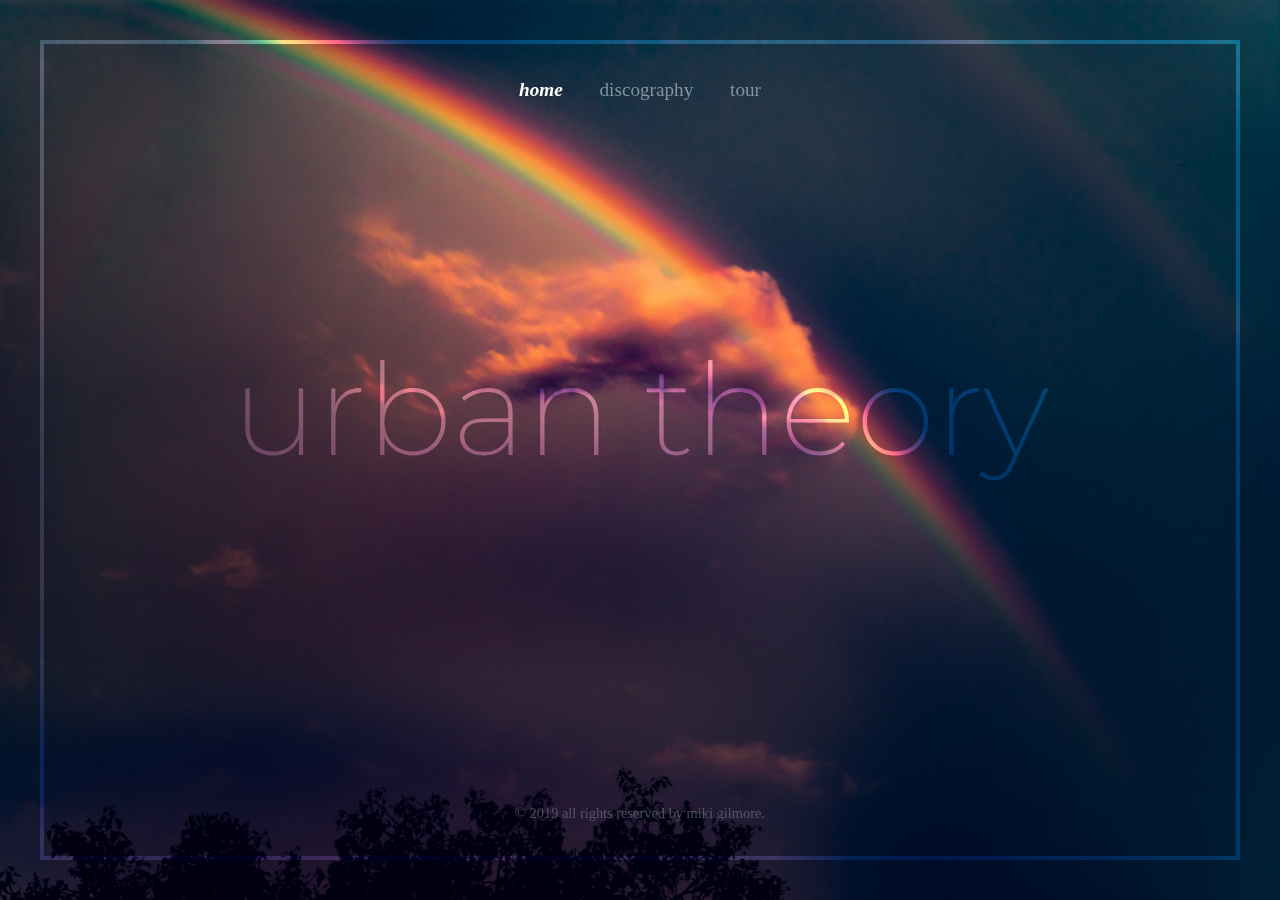
<file: index.html>
<!DOCTYPE html>
<html lang="en">

<head>
    <meta charset="UTF-8">
    <meta name="viewport" content="width=device-width">
    <title>urban theory</title>
    <link rel="stylesheet" href="css/reset.css">
    <link rel="stylesheet" href="css/floatgrid.css">
    <link rel="stylesheet" href="css/style.css">
    <link rel="stylesheet" href="css/homepage.css">
    <link rel="stylesheet" href="https://use.fontawesome.com/releases/v5.3.1/css/all.css" integrity="sha384-mzrmE5qonljUremFsqc01SB46JvROS7bZs3IO2EmfFsd15uHvIt+Y8vEf7N7fWAU" crossorigin="anonymous">
    <link rel="icon" type="image/png" href="img/favicon.png">
    <script src="https://code.jquery.com/jquery-3.3.1.js" integrity="sha256-2Kok7MbOyxpgUVvAk/HJ2jigOSYS2auK4Pfzbm7uH60=" crossorigin="anonymous"></script>
    <script src="js/mobilemenu.js"></script>
</head>

<body>  
    <header class="homepage">
        <nav class="row desktop">
            <!-- Empty column -->
            <div class="col-4">&nbsp;</div>

            <div class="desktoplinks">
                <ul class="menu col-4">
                    <li><a>Home</a></li>
                    <li><a href="discography.html">Discography</a></li>
                    <li><a href="tour.html">Tour</a></li>
                </ul>

                <ul class="socialmedia col-4">
                    <li><a href="#"><i class="fab fa-instagram"></i></a></li>
                    <li><a href="#"><i class="fab fa-twitter"></i></a></li>
                    <li><a href="#"><i class="fab fa-facebook-f"></i></a></li>
                    <li><a href="#"><i class="fab fa-apple"></i></a></li>
                    <li><a href="#"><i class="fab fa-spotify"></i></a></li>
                </ul>
            </div>
        </nav>

        <nav class="mobile clearfix">
            <i class="hamburgericon fas fa-bars fixfloathover"></i>
        </nav>
    </header>

    <div class="mobilemenu">
        <a href="index.html" class="logo">Urban Theory</a>

        <i class="closebutton fas fa-times fixfloathover"></i>

        <section>
            <ul>
                <li><a>Home</a></li>
                <li><a href="discography.html">Discography</a></li>
                <li><a href="tour.html">Tour</a></li>
            </ul>

            <ul class="socialmedia">
                <li><a href="#"><i class="fab fa-instagram"></i></a></li>
                <li><a href="#"><i class="fab fa-twitter"></i></a></li>
                <li><a href="#"><i class="fab fa-facebook-f"></i></a></li>
                <li><a href="#"><i class="fab fa-apple"></i></a></li>
                <li><a href="#"><i class="fab fa-spotify"></i></a></li>
            </ul>
        </section>
    </div>

    <h1>urban theory</h1>

    <footer class="homepage">&copy; 2019 All rights reserved by Miki Gilmore.</footer>

    <div class="border">
        <div id="left"></div>
        <div id="right"></div>
        <div id="top"></div>
        <div id="bottom"></div>
    </div>
    
    <div class="overlay">
        <img src="img/rainbow.jpg" alt="Rainbow">
    </div>
</body>

</html>
</file>
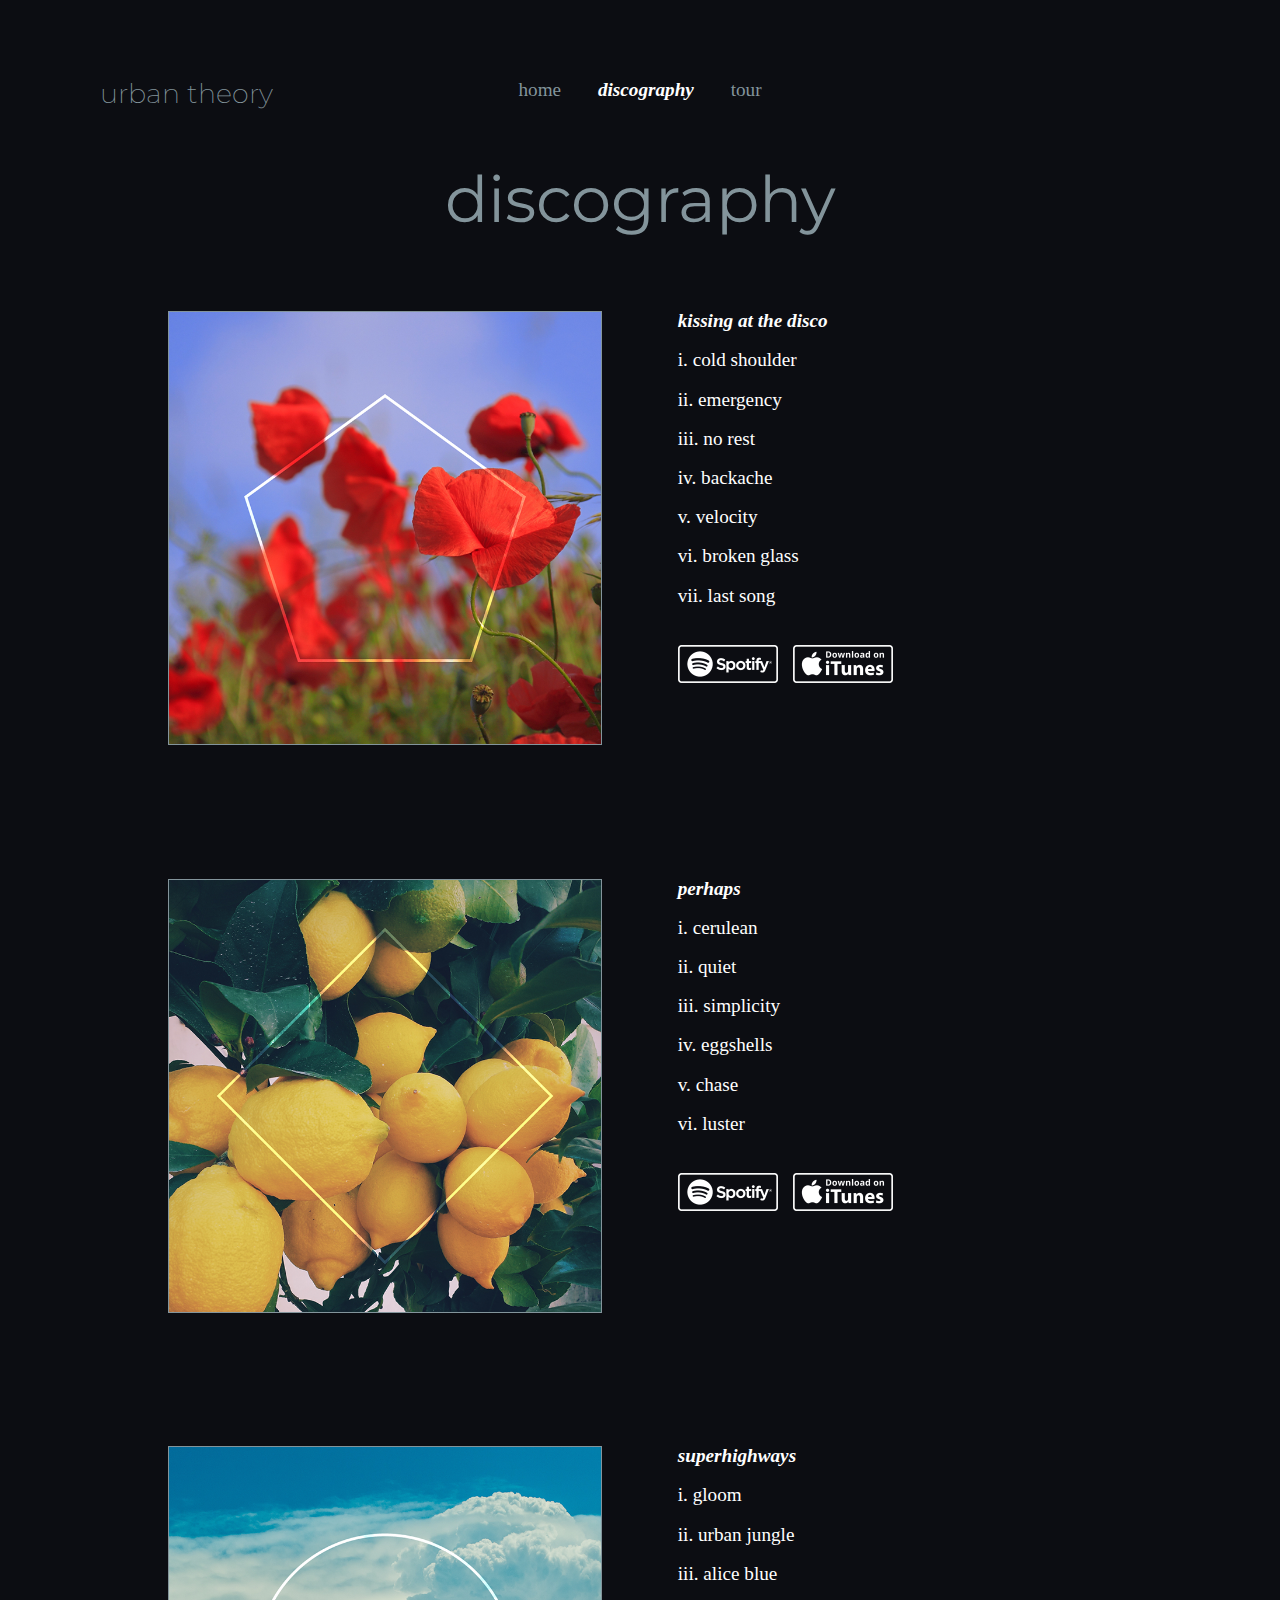
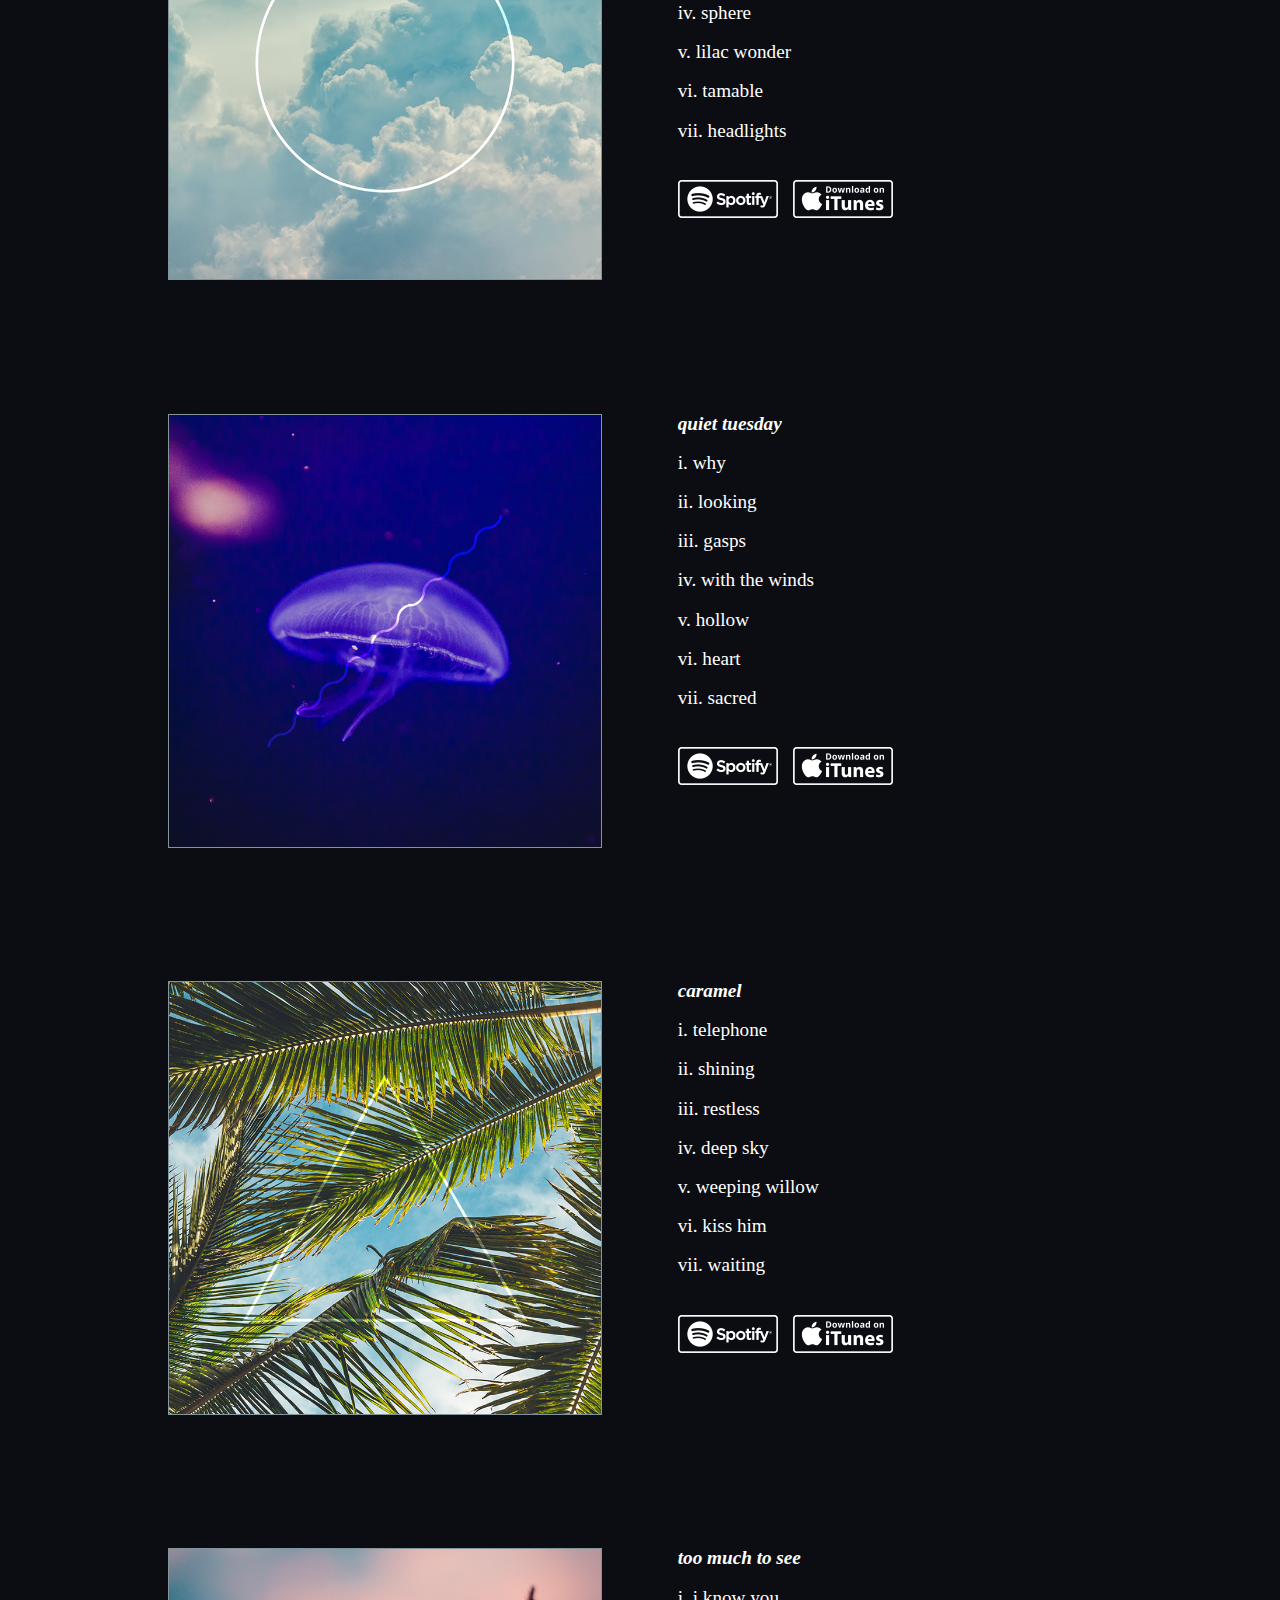
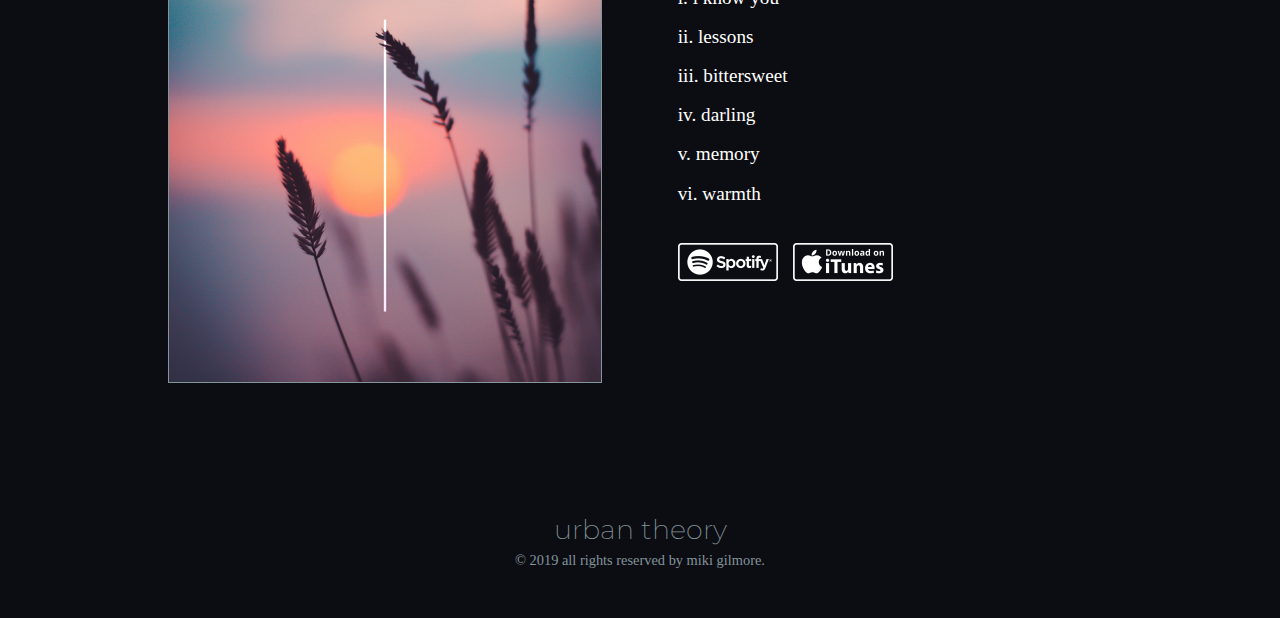
<file: discography.html>
<!DOCTYPE html>
<html lang="en">

<head>
    <meta charset="UTF-8">
    <meta name="viewport" content="width=device-width">
    <title>urban theory | discography</title>
    <link rel="stylesheet" href="css/reset.css">
    <link rel="stylesheet" href="css/floatgrid.css">
    <link rel="stylesheet" href="css/style.css">
    <link rel="stylesheet" href="https://use.fontawesome.com/releases/v5.3.1/css/all.css" integrity="sha384-mzrmE5qonljUremFsqc01SB46JvROS7bZs3IO2EmfFsd15uHvIt+Y8vEf7N7fWAU" crossorigin="anonymous">
    <link rel="icon" type="image/png" href="img/favicon.png">
    <script src="https://code.jquery.com/jquery-3.3.1.js" integrity="sha256-2Kok7MbOyxpgUVvAk/HJ2jigOSYS2auK4Pfzbm7uH60=" crossorigin="anonymous"></script>
    <script src="js/mobilemenu.js"></script>
</head>

<body>
    <header>
        <nav class="row desktop">
            <a href="index.html" class="col-4 logo">Urban Theory</a>

            <ul class="menu col-4">
                <li><a href="index.html">Home</a></li>
                <li><a>Discography</a></li>
                <li><a href="tour.html">Tour</a></li>
            </ul>

            <ul class="socialmedia col-4">
                <li><a href="#"><i class="fab fa-instagram"></i></a></li>
                <li><a href="#"><i class="fab fa-twitter"></i></a></li>
                <li><a href="#"><i class="fab fa-facebook-f"></i></a></li>
                <li><a href="#"><i class="fab fa-apple"></i></a></li>
                <li><a href="#"><i class="fab fa-spotify"></i></a></li>
            </ul>
        </nav>

        <nav class="mobile clearfix">
            <a href="index.html" class="logo">Urban Theory</a>
            <i class="hamburgericon fas fa-bars fixfloathover"></i>
        </nav>
    </header>
    
    <div class="mobilemenu">
        <a href="index.html" class="logo">Urban Theory</a>
        
        <i class="closebutton fas fa-times fixfloathover"></i>

        <section>
            <ul>
                <li><a href="index.html">Home</a></li>
                <li><a>Discography</a></li>
                <li><a href="tour.html">Tour</a></li>
            </ul>

            <ul class="socialmedia">
                <li><a href="#"><i class="fab fa-instagram"></i></a></li>
                <li><a href="#"><i class="fab fa-twitter"></i></a></li>
                <li><a href="#"><i class="fab fa-facebook-f"></i></a></li>
                <li><a href="#"><i class="fab fa-apple"></i></a></li>
                <li><a href="#"><i class="fab fa-spotify"></i></a></li>
            </ul>
        </section>
    </div>

    <main class="discography">
        <h2>discography</h2>

        <div class="row album">
            <div class="col-6">
                <img src="img/kissing_at_the_disco.png" class="albumcover" alt="Kissing at the Disco">
            </div>

            <div class="col-6">
                <h3>Kissing at the Disco</h3>

                <ol>
                    <li>Cold Shoulder</li>
                    <li>Emergency</li>
                    <li>No Rest</li>
                    <li>Backache</li>
                    <li>Velocity</li>
                    <li>Broken Glass</li>
                    <li>Last Song</li>
                </ol>

                <a href="#"><img src="img/spotify_button.png" class="downloadbutton" alt="Download on Spotify"></a>

                <a href="#"><img src="img/itunes_button.png" class="downloadbutton" alt="Download on iTunes"></a>
            </div>
        </div>

        <div class="row album">
            <div class="col-6">
                <img src="img/perhaps.png" class="albumcover" alt="Perhaps">
            </div>

            <div class="col-6">
                <h3>Perhaps</h3>

                <ol>
                    <li>Cerulean</li>
                    <li>Quiet</li>
                    <li>Simplicity</li>
                    <li>Eggshells</li>
                    <li>Chase</li>
                    <li>Luster</li>
                </ol>

                <a href="#"><img src="img/spotify_button.png" class="downloadbutton" alt="Download on Spotify"></a>

                <a href="#"><img src="img/itunes_button.png" class="downloadbutton" alt="Download on iTunes"></a>
            </div>
        </div>

        <div class="row album">
            <div class="col-6">
                <img src="img/superhighways.png" class="albumcover" alt="Superhighways">
            </div>

            <div class="col-6">
                <h3>Superhighways</h3>

                <ol>
                    <li>Gloom</li>
                    <li>Urban Jungle</li>
                    <li>Alice Blue</li>
                    <li>Sphere</li>
                    <li>Lilac Wonder</li>
                    <li>Tamable</li>
                    <li>Headlights</li>
                </ol>

                <a href="#"><img src="img/spotify_button.png" class="downloadbutton" alt="Download on Spotify"></a>

                <a href="#"><img src="img/itunes_button.png" class="downloadbutton" alt="Download on iTunes"></a>
            </div>
        </div>

        <div class="row album">
            <div class="col-6">
                <img src="img/quiet_tuesday.png" class="albumcover" alt="Quiet Tuesday">
            </div>

            <div class="col-6">
                <h3>Quiet Tuesday</h3>

                <ol>
                    <li>Why</li>
                    <li>Looking</li>
                    <li>Gasps</li>
                    <li>With the Winds</li>
                    <li>Hollow</li>
                    <li>Heart</li>
                    <li>Sacred</li>
                </ol>

                <a href="#"><img src="img/spotify_button.png" class="downloadbutton" alt="Download on Spotify"></a>

                <a href="#"><img src="img/itunes_button.png" class="downloadbutton" alt="Download on iTunes"></a>
            </div>
        </div>

        <div class="row album">
            <div class="col-6">
                <img src="img/caramel.png" class="albumcover" alt="Caramel">
            </div>

            <div class="col-6">
                <h3>Caramel</h3>

                <ol>
                    <li>Telephone</li>
                    <li>Shining</li>
                    <li>Restless</li>
                    <li>Deep Sky</li>
                    <li>Weeping Willow</li>
                    <li>Kiss Him</li>
                    <li>Waiting</li>
                </ol>

                <a href="#"><img src="img/spotify_button.png" class="downloadbutton" alt="Download on Spotify"></a>

                <a href="#"><img src="img/itunes_button.png" class="downloadbutton" alt="Download on iTunes"></a>
            </div>
        </div>

        <div class="row album">
            <div class="col-6">
                <img src="img/too_much_to_see.png" class="albumcover" alt="Too Much to See">
            </div>

            <div class="col-6">
                <h3>Too Much to See</h3>

                <ol>
                    <li>I Know You</li>
                    <li>Lessons</li>
                    <li>Bittersweet</li>
                    <li>Darling</li>
                    <li>Memory</li>
                    <li>Warmth</li>
                </ol>

                <a href="#"><img src="img/spotify_button.png" class="downloadbutton" alt="Download on Spotify"></a>

                <a href="#"><img src="img/itunes_button.png" class="downloadbutton" alt="Download on iTunes"></a>
            </div>
        </div>
    </main>

    <footer>
        <a href="index.html" class="logo">Urban Theory</a>
        <p>&copy; 2019 All rights reserved by Miki Gilmore.</p>
    </footer>
</body>

</html>
</file>
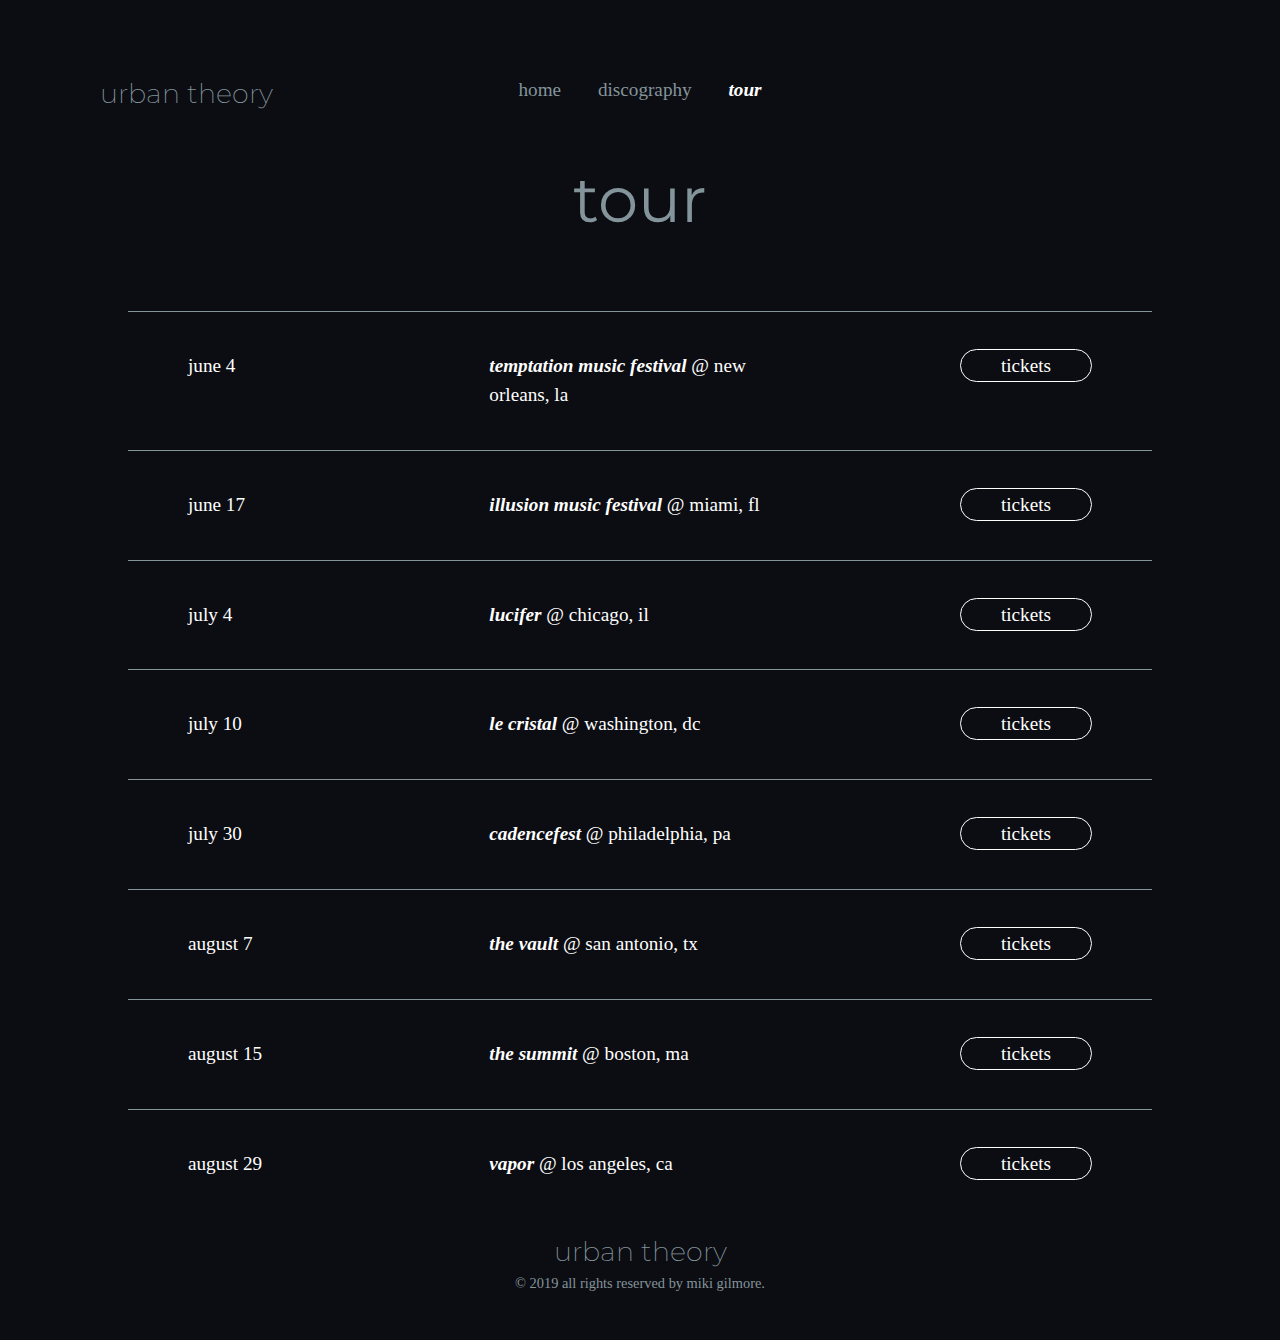
<file: tour.html>
<!DOCTYPE html>
<html lang="en">

<head>
    <meta charset="UTF-8">
    <meta name="viewport" content="width=device-width">
    <title>urban theory | tour</title>
    <link rel="stylesheet" href="css/reset.css">
    <link rel="stylesheet" href="css/floatgrid.css">
    <link rel="stylesheet" href="css/style.css">
    <link rel="stylesheet" href="https://use.fontawesome.com/releases/v5.3.1/css/all.css" integrity="sha384-mzrmE5qonljUremFsqc01SB46JvROS7bZs3IO2EmfFsd15uHvIt+Y8vEf7N7fWAU" crossorigin="anonymous">
    <link rel="icon" type="image/png" href="img/favicon.png">
    <script src="https://code.jquery.com/jquery-3.3.1.js" integrity="sha256-2Kok7MbOyxpgUVvAk/HJ2jigOSYS2auK4Pfzbm7uH60=" crossorigin="anonymous"></script>
    <script src="js/mobilemenu.js"></script>
</head>

<body>
    <header>
        <nav class="row desktop">
            <a href="index.html" class="col-4 logo">Urban Theory</a>

            <ul class="menu col-4">
                <li><a href="index.html">Home</a></li>
                <li><a href="discography.html">Discography</a></li>
                <li><a>Tour</a></li>
            </ul>

            <ul class="socialmedia col-4">
                <li><a href="#"><i class="fab fa-instagram"></i></a></li>
                <li><a href="#"><i class="fab fa-twitter"></i></a></li>
                <li><a href="#"><i class="fab fa-facebook-f"></i></a></li>
                <li><a href="#"><i class="fab fa-apple"></i></a></li>
                <li><a href="#"><i class="fab fa-spotify"></i></a></li>
            </ul>
        </nav>

        <nav class="mobile clearfix">
            <a href="index.html" class="logo">Urban Theory</a>
            <i class="hamburgericon fas fa-bars fixfloathover"></i>
        </nav>
    </header>

    <div class="mobilemenu">
        <a href="index.html" class="logo">Urban Theory</a>
        
        <i class="closebutton fas fa-times fixfloathover"></i>

        <section>
            <ul>
                <li><a href="index.html">Home</a></li>
                <li><a href="discography.html">Discography</a></li>
                <li><a>Tour</a></li>
            </ul>

            <ul class="socialmedia">
                <li><a href="#"><i class="fab fa-instagram"></i></a></li>
                <li><a href="#"><i class="fab fa-twitter"></i></a></li>
                <li><a href="#"><i class="fab fa-facebook-f"></i></a></li>
                <li><a href="#"><i class="fab fa-apple"></i></a></li>
                <li><a href="#"><i class="fab fa-spotify"></i></a></li>
            </ul>
        </section>
    </div>

    <main class="tour">
        <h2>tour</h2>

        <div class="row tourevent">
            <div class="col-4">
                <p>June 4</p>
            </div>

            <div class="col-4">
                <p><span class="tourlocation">Temptation Music Festival</span> @ New Orleans, LA</p>
            </div>

            <div class="col-4">
                <a href="#" class="roundbutton">Tickets</a>
            </div>
        </div>

        <div class="row tourevent">
            <div class="col-4">
                <p>June 17</p>
            </div>

            <div class="col-4">
                <p><span class="tourlocation">Illusion Music Festival</span> @ Miami, FL</p>
            </div>

            <div class="col-4">
                <a href="#" class="roundbutton">Tickets</a>
            </div>
        </div>

        <div class="row tourevent">
            <div class="col-4">
                <p>July 4</p>
            </div>

            <div class="col-4">
                <p><span class="tourlocation">Lucifer</span> @ Chicago, IL</p>
            </div>

            <div class="col-4">
                <a href="#" class="roundbutton">Tickets</a>
            </div>
        </div>

        <div class="row tourevent">
            <div class="col-4">
                <p>July 10</p>
            </div>

            <div class="col-4">
                <p><span class="tourlocation">Le Cristal</span> @ Washington, DC</p>
            </div>

            <div class="col-4">
                <a href="#" class="roundbutton">Tickets</a>
            </div>
        </div>

        <div class="row tourevent">
            <div class="col-4">
                <p>July 30</p>
            </div>

            <div class="col-4">
                <p><span class="tourlocation">CadenceFest</span> @ Philadelphia, PA</p>
            </div>

            <div class="col-4">
                <a href="#" class="roundbutton">Tickets</a>
            </div>
        </div>

        <div class="row tourevent">
            <div class="col-4">
                <p>August 7</p>
            </div>

            <div class="col-4">
                <p><span class="tourlocation">The Vault</span> @ San Antonio, TX</p>
            </div>

            <div class="col-4">
                <a href="#" class="roundbutton">Tickets</a>
            </div>
        </div>

        <div class="row tourevent">
            <div class="col-4">
                <p>August 15</p>
            </div>

            <div class="col-4">
                <p><span class="tourlocation">The Summit</span> @ Boston, MA</p>
            </div>

            <div class="col-4">
                <a href="#" class="roundbutton">Tickets</a>
            </div>
        </div>

        <div class="row tourevent">
            <div class="col-4">
                <p>August 29</p>
            </div>

            <div class="col-4">
                <p><span class="tourlocation">Vapor</span> @ Los Angeles, CA</p>
            </div>

            <div class="col-4">
                <a href="#" class="roundbutton">Tickets</a>
            </div>
        </div>
    </main>

    <footer>
        <a href="index.html" class="logo">Urban Theory</a>
        <p>&copy; 2019 All rights reserved by Miki Gilmore.</p>
    </footer>

</body>

</html>
</file>
<file: css/floatgrid.css>
/* Float grid */

.row {
    margin: 0 auto;
}

.col-3,
.col-4,
.col-6,
.col-12 {
    width: 100%;
    float: left;
    transition: all .8s;
}

.row:last-of-type .col-3:nth-last-child(1),
.row:last-of-type .col-4:nth-last-child(1),
.row:last-of-type .col-6:nth-last-child(1),
.row:last-of-type .col-12:nth-last-child(1){
    margin-bottom: 0;
}

/* Clearfix */

.row::before,
.row::after {
    display: table;
    content: '';
}

.row::after {
    clear: both;
}

/* Media Queries */

@media only screen and (min-width: 600px) {
    .col-3 {
        width: 25%;
    }

    .col-4 {
        width: 33.3333333%;
    }

    .col-6 {
        width: 50%;
    }

    .col-12 {
        width: 100%;
    }
}
</file>
<file: css/style.css>
/* Fonts */
@import url('https://fonts.googleapis.com/css?family=Montserrat:200');

/* General */

body {
    background-color: #0c0d12;
    font-family: 'Times New Roman';
    text-transform: lowercase;
    font-size: 1.2rem;
    color: white;
}

header,
h2,
main,
footer {
    transition: all .8s;
}

a,
.hamburgericon,
.closebutton {
    transition: all .15s;
    text-decoration: none;
}

h1,
nav {
    user-select: none;
}

nav a:link,
nav a:visited,
footer a:link,
footer a:visited,
.mobilemenu a:link,
.mobilemenu a:visited,
h2,
footer,
.hamburgericon,
.closebutton {
    color: #83949B;
}

nav a:focus,
nav a:hover,
nav a:active,
.mobilemenu a:focus,
.mobilemenu a:hover,
.mobilemenu a:active,
.hamburgericon:focus,
.hamburgericon:hover,
.hamburgericon:focus,
.closebutton:focus,
.closebutton:hover,
.closebutton:focus {
    opacity: .5;
}

.logo {
    text-transform: lowercase;
    font-family: 'Montserrat', sans-serif;
    font-weight: 200;
    font-size: 1.7rem;
}

.logo:hover {
    opacity: 1;
}

main,
footer {
    padding-left: 10%;
    padding-right: 10%;
}

.tourevent p,
.roundbutton {
    line-height: 1.5;
}

.hamburgericon,
.closebutton {
    cursor: pointer
}

/* Clearfix */

.clearfix::after {
    content: "";
    clear: both;
    display: table;
}

/* Fix for hover not working when floated */

.fixfloathover {
    position: relative;
    z-index: 99;
}

/* Navigation */

header {
    margin-top: 55px;
    margin-left: auto;
    margin-right: auto;
}

nav.desktop {
    display: none;
}

nav.mobile {
    padding-right: 35px;
    padding-left: 35px;
}

.hamburgericon {
    float: right;
    font-size: 1.7rem;
}

nav li,
nav ul {
    display: inline-block;
}

nav li:last-of-type {
    margin-right: 0;
}

.menu {
    text-align: center;
}

.menu li {
    display: inline-block;
    margin-right: 32px;
}

header .socialmedia {
    text-align: right;
}

.socialmedia li {
    display: inline-block;
    margin-right: 15px;
    font-size: 1.5rem;
}

.socialmedia li:last-of-type {
    margin-right: 0;
}

nav a:not([href]) {
    font-weight: bold;
    font-style: italic;
    cursor: default;
}

nav a:not([href]):hover {
    opacity: 1;
}

/* Mobile menu */

.mobilemenu {
    display: none;
    height: 100%;
    width: 100%;
    position: fixed;
    z-index: 100;
    left: 0;
    top: 0;
    padding-top: 50px;
    background-color: #485054;
    text-align: center;
}

.mobilemenu .closebutton {
    position: absolute;
    right: 35px;
    font-size: 1.7rem;
}

.mobilemenu ul:first-of-type {
    margin-top: 4rem;
    margin-bottom: 5rem;
}

.mobilemenu ul:first-of-type li {
    margin-bottom: 3rem;
}

.mobilemenu a:not([href]) {
    font-weight: bold;
    font-style: italic;
    cursor: default;
}

.mobilemenu a:not([href]):hover,
.mobilemenu .logo:hover {
    opacity: 1;
}

/* Main */

main {
    min-width: 320px;
    margin: 40px auto 20px;
}

main.discography {
    max-width: 1200px;
}

main.tour {
    max-width: 1500px;
}

.col-6 {
    margin-bottom: 30px;
}

.album {
    margin-bottom: 50px;
}

h2 {
    font-family: 'Montserrat', sans-serif;
    text-align: center;
    font-size: 10vw;
    margin-bottom: 45px;
}

h3,
.tourlocation {
    font-weight: bold;
    font-style: italic;
}

ol {
    list-style: lower-roman;
    list-style-position: inside;
}

h3,
ol li {
    margin-bottom: 20px;
}

.albumcover {
    width: 100%;
    border: 1px solid #83949B;
}

.downloadbutton {
    width: 100px;
    margin-right: 10px;
}

.tourevent {
    padding: 30px 0;
    border-top: 1px solid #83949B;
}

.tourevent .col-4:last-child {
    margin-top: 30px;
    text-align: center;
}

.roundbutton {
    padding: 5px 40px;
    border: 1px solid;
    border-radius: 30px;
}

a.roundbutton:link,
a.roundbutton:visited {
    color: white;
}

a.roundbutton:focus,
a.roundbutton:hover,
a.roundbutton:active {
    opacity: .5;
}

/* Footer */

footer {
    margin-bottom: 50px;
    text-align: center;
    font-size: .9rem;
}

footer p {
    margin-top: 10px;
}

/* Media Queries */

@media only screen and (min-width: 600px) {
    h2 {
        font-size: 4rem;
        margin-bottom: 80px;
    }

    .album {
        margin-bottom: 100px;
    }

    .col-6:first-child {
        padding-right: 4%;
    }

    .col-6:last-child {
        padding-left: 4%;
    }

    ol {
        margin-bottom: 40px;
    }

    .tourevent {
        padding: 40px 60px;
    }

    .tourevent .col-4:nth-child(2) {
        padding-right: 20px;
    }

    .tourevent .col-4:last-child {
        margin-top: 0;
        text-align: right;
    }
}

@media only screen and (min-width: 950px) {
    header {
        max-width: calc(100vw - 80px);
        margin-top: 80px;
        margin-left: 100px;
        margin-right: 100px;
    }

    main {
        margin-top: 60px;
    }

    nav.mobile {
        display: none;
    }

    .mobilemenu {
        display: none !important;
    }

    nav.desktop {
        display: block;
    }
}
</file>
<file: css/homepage.css>
/* Homepage CSS */

h1 {
    margin: 28vh auto;
    text-align: center;
    font-family: 'Montserrat', sans-serif;
    font-weight: 200;
    font-size: 10vw;
    line-height: 1.2;
    color: white;
    mix-blend-mode: overlay;
}

.homepage nav.mobile {
    padding-right: 55px;
}

footer.homepage {
    width: 100%;
    position: absolute;
    bottom: 30px;
    padding-left: 10px;
    padding-right: 10px;
    opacity: .5;
    font-size: .7rem;
}

/* Full page image */

.overlay {
    position: fixed;
    display: block;
    width: 100%;
    height: 100%;
    top: 0;
    left: 0;
    right: 0;
    bottom: 0;
    z-index: -1;
}

.overlay img {
    display: block;
    width: 100%;
    height: 100%;
    object-fit: cover;
}

/* Border */

.border {
    mix-blend-mode: overlay;
}

#top,
#bottom,
#left,
#right {
    background: white;
    position: absolute;
}

#left,
#right {
    top: 40px;
    bottom: 40px;
    width: .3vw;
}

#left {
    left: 40px;
}

#right {
    right: 40px;
}

#top,
#bottom {
    left: 40px;
    right: 40px;
    height: .3vw;
}

#top {
    top: 40px;
}

#bottom {
    bottom: 40px;
}

/* Media Query */

@media only screen and (min-width: 950px) {
    h1 {
        margin: 26vh auto;
    }
    
    footer.homepage {
        font-size: .9rem;
    }
}
</file>
